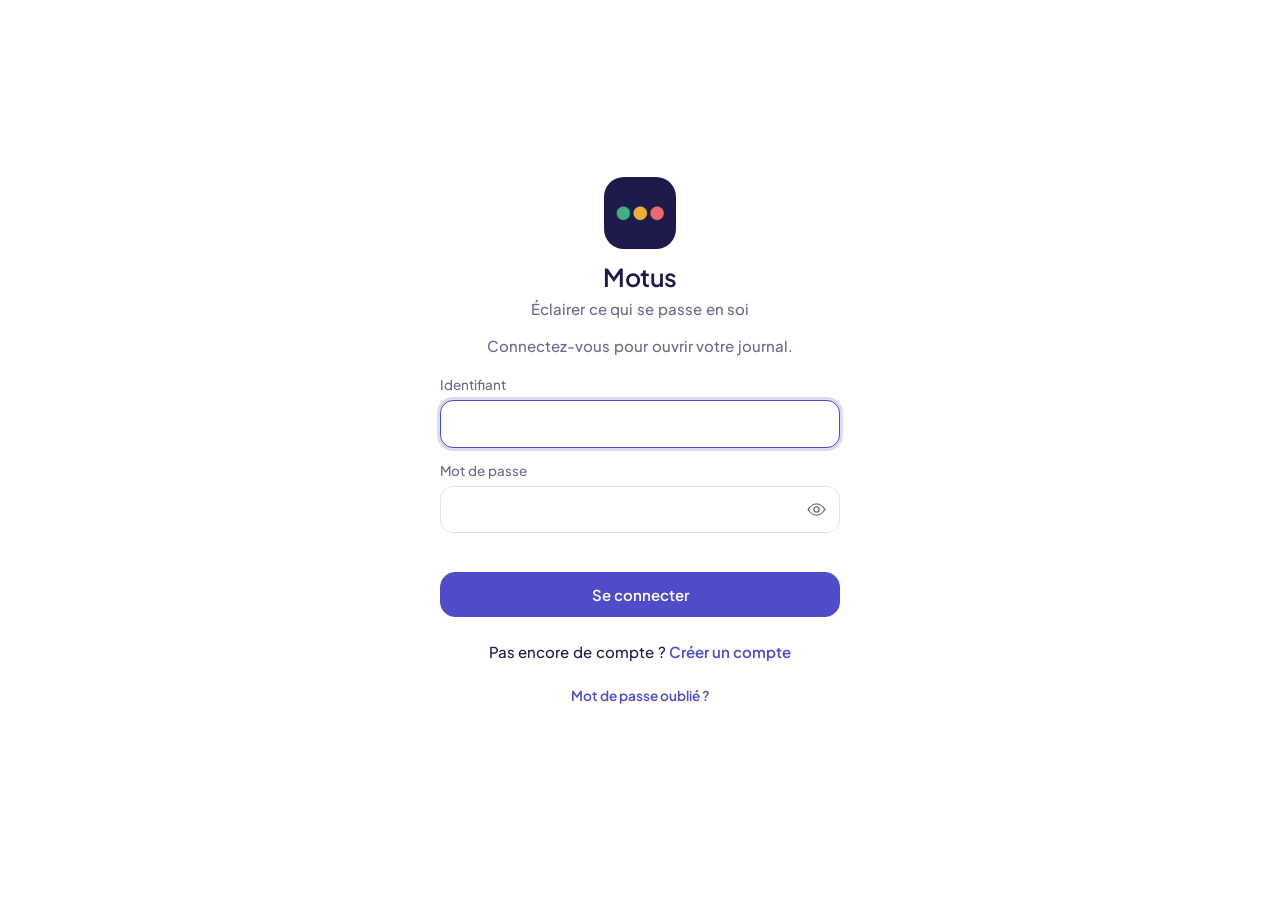
<file: index.html>
<!doctype html>
<html lang="fr">
<head>
<meta charset="utf-8">
<meta name="viewport" content="width=device-width, initial-scale=1, maximum-scale=1, user-scalable=no, viewport-fit=cover">
<meta http-equiv="Content-Security-Policy" content="default-src 'none'; script-src 'self' 'unsafe-inline'; style-src 'self' 'unsafe-inline'; img-src 'self' data: blob:; manifest-src 'self'; worker-src 'self'; frame-src 'self'; font-src 'self'; connect-src 'self' https://*.supabase.co https://api.github.com; form-action 'none'; base-uri 'none'">
<meta name="referrer" content="no-referrer">
<meta name="robots" content="noindex, nofollow">
<meta name="theme-color" content="#FFFFFF">
<meta name="apple-mobile-web-app-capable" content="yes">
<meta name="mobile-web-app-capable" content="yes">
<meta name="apple-mobile-web-app-title" content="Motus">
<meta name="apple-mobile-web-app-status-bar-style" content="default">
<link rel="manifest" href="manifest.webmanifest">
<link rel="icon" href="icon-192.png">
<link rel="apple-touch-icon" href="icon-192.png">
<title>Motus</title>
<script>
/* Apparence : automatique, clair ou sombre. Choix propre à cet appareil, appliqué avant l'affichage pour éviter un flash. */
const THEME_KEY = 'journal-emotions.theme';
function themeChoisi() { try { return localStorage.getItem(THEME_KEY) || 'auto'; } catch { return 'auto'; } }
function appliquerTheme() {
  const c = themeChoisi(), sombre = c === 'sombre' || (c !== 'clair' && matchMedia('(prefers-color-scheme: dark)').matches);
  document.documentElement.dataset.theme = sombre ? 'dark' : 'light';
  document.querySelector('meta[name=theme-color]').content = sombre ? '#0F0F1C' : '#FFFFFF';
}
appliquerTheme();
matchMedia('(prefers-color-scheme: dark)').addEventListener('change', appliquerTheme);
</script>
<link rel="stylesheet" href="css/motus.css">
</head>
<body>

<section id="lock" hidden></section>

<div id="app" hidden>
  <button type="button" class="bandeau-essai" data-act="voirEngagements"><svg viewBox="0 0 24 24" aria-hidden="true"><circle cx="12" cy="12" r="9"/><path d="M12 11v5M12 8v.01"/></svg>Version d’essai · Voir mes engagements</button>
  <main class="wrap" id="view"></main>
  <nav class="tabs" aria-label="Navigation"><div class="in" id="tabs"></div></nav>
</div>

<dialog id="entryDlg" aria-labelledby="entryTitle"></dialog>
<dialog id="codeDlg"></dialog>
<dialog id="clientDlg" aria-label="Fiche client"></dialog>
<dialog id="polDlg" class="pleine" aria-label="Politique de confidentialité">
  <div class="dlg-h"><button type="button" class="icon-btn" data-act="closeDlg" aria-label="Fermer la politique">‹</button><h2>Politique de confidentialité</h2></div>
  <iframe id="polCadre" title="Politique de confidentialité"></iframe>
</dialog>
<input type="file" id="restoreFile" accept=".json,application/json" hidden>
<input type="file" id="importFile" accept=".json,application/json" multiple hidden>

<!-- Le code de l'app, dans cet ordre : chaque fichier peut utiliser ce que définissent ceux d'avant. Voir README, « Organisation du code ». -->
<script src="js/repertoires.js"></script>
<script src="js/utilitaires.js"></script>
<script src="js/connecteurs.js"></script>
<script src="js/constantes.js"></script>
<script src="js/chiffrement.js"></script>
<script src="js/donnees.js"></script>
<script src="js/serveur.js"></script>
<script src="js/connexion.js"></script>
<script src="js/compte.js"></script>
<script src="js/app.js"></script>
<script src="js/vue-quotidien.js"></script>
<script src="js/vue-journal.js"></script>
<script src="js/vue-repertoire.js"></script>
<script src="js/vue-parametres.js"></script>
<script src="js/import-texte.js"></script>
<script src="js/page-connecteurs.js"></script>
<script src="js/guide.js"></script>
<script src="js/therapeute-lien.js"></script>
<script src="js/therapeute-canal.js"></script>
<script src="js/vue-clients.js"></script>
<script src="js/admin.js"></script>
<script src="js/admin-bilans.js"></script>
<script src="js/admin-sens.js"></script>
<script src="js/admin-export.js"></script>
<script src="js/saisie.js"></script>
<script src="js/export-excel.js"></script>
<script src="js/dialogue-code.js"></script>
<script src="js/actions.js"></script>
<script src="js/gestes.js"></script>
<script src="js/fenetres.js"></script>
<script src="js/journal-defilement.js"></script>
<script src="js/saisie-champs.js"></script>
<script src="js/demarrage.js"></script>
</body>
</html>
</file>
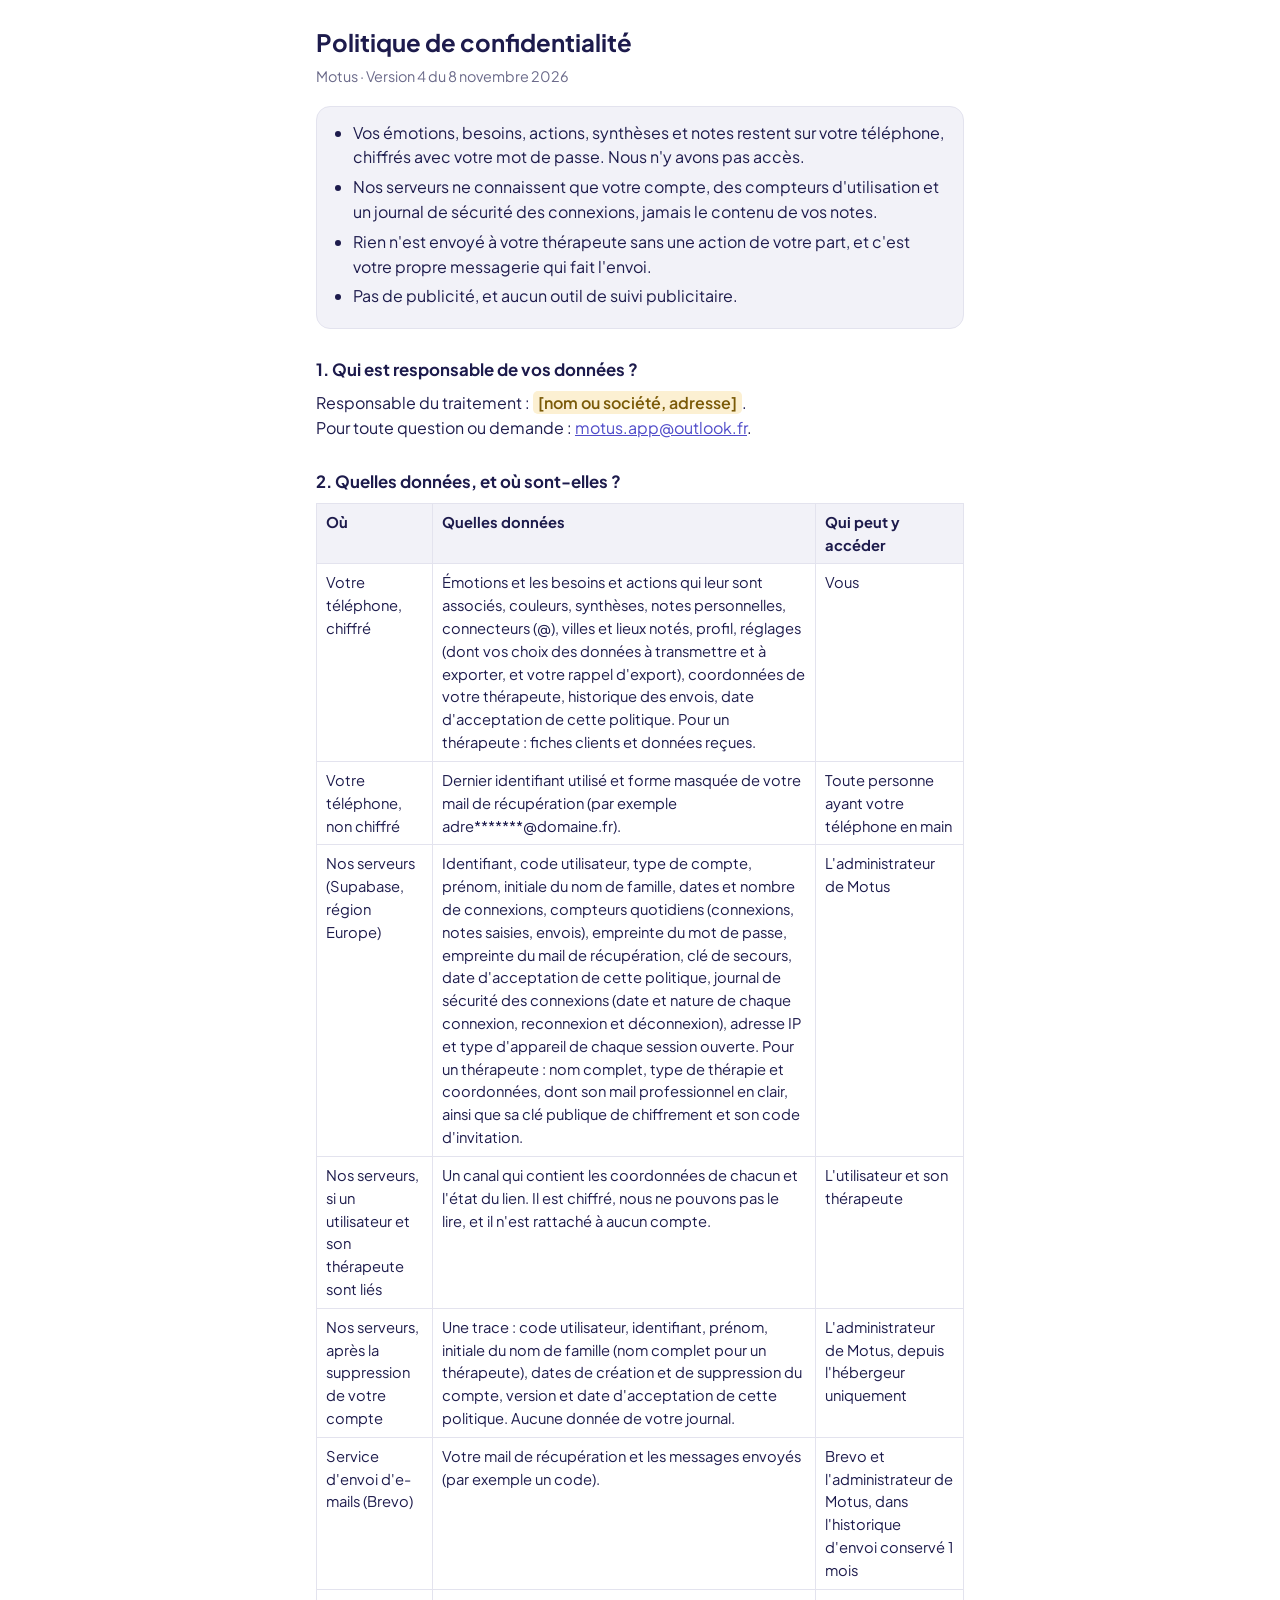
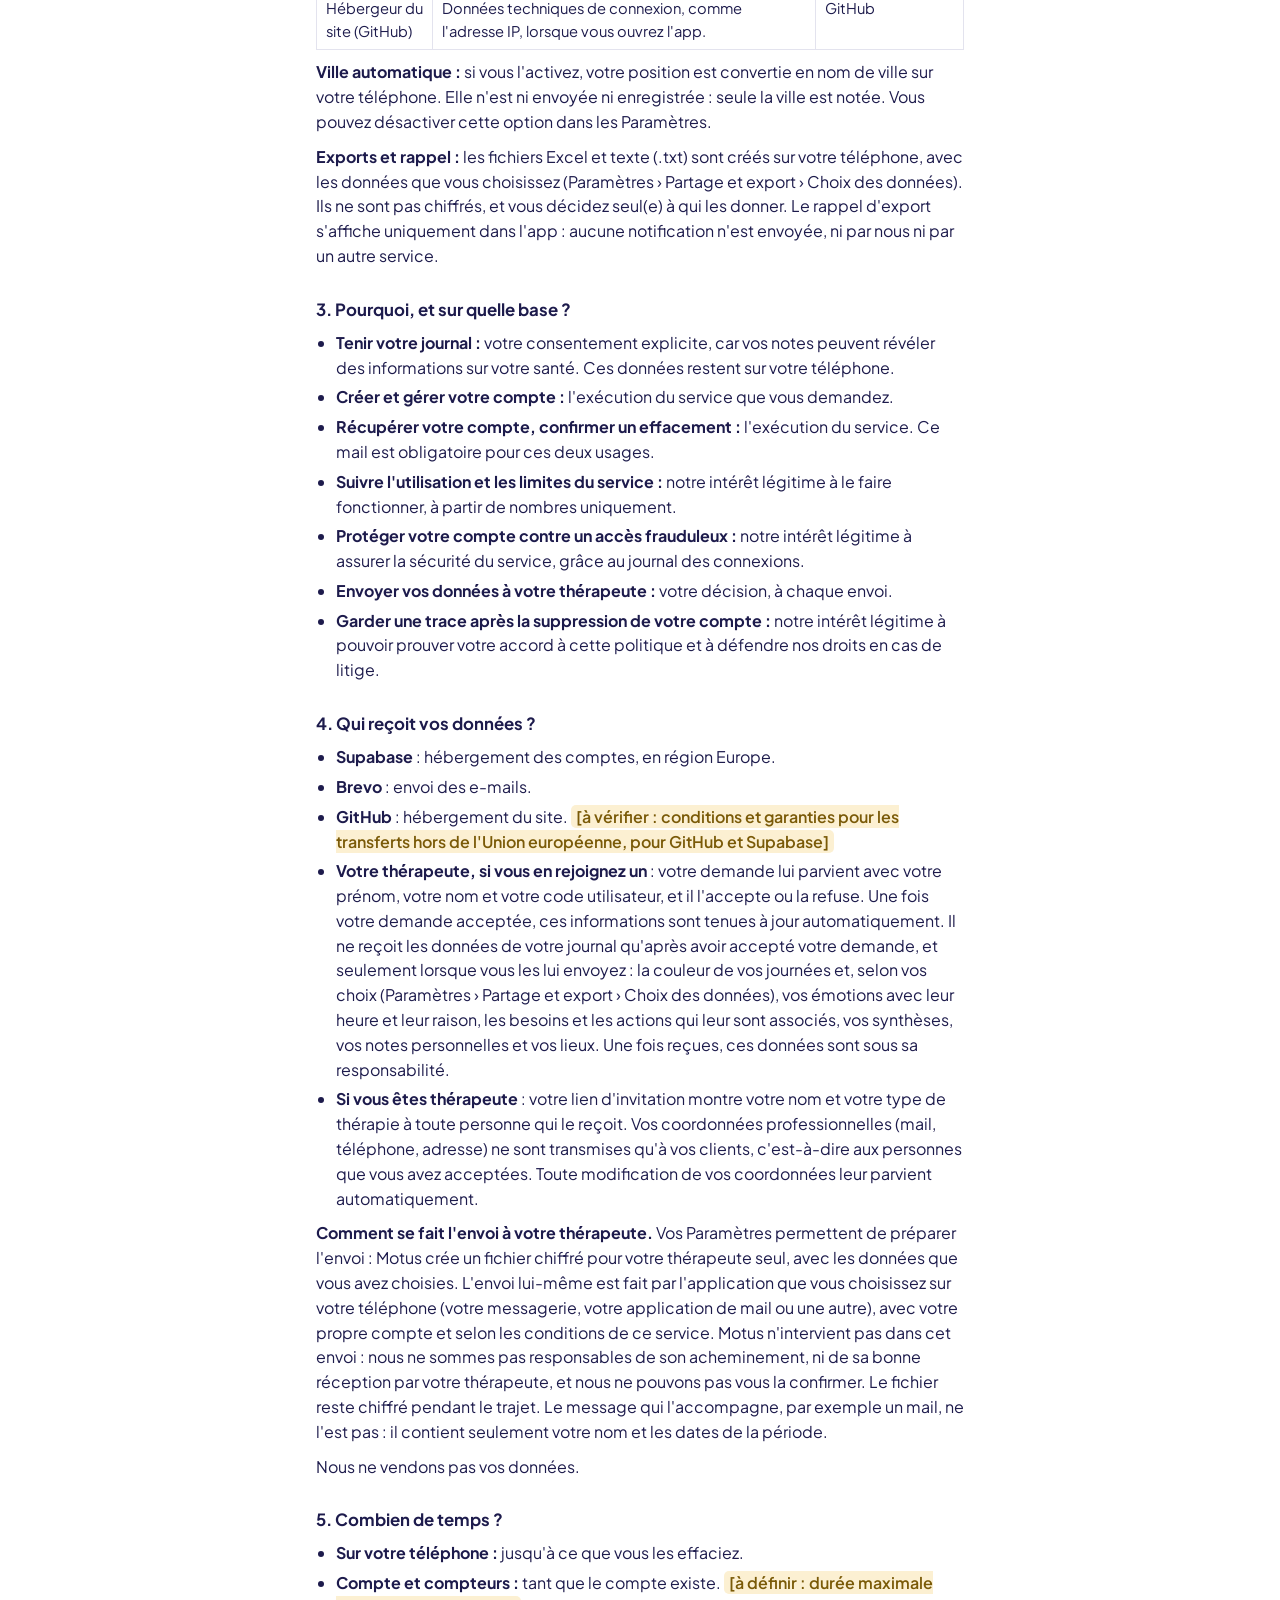
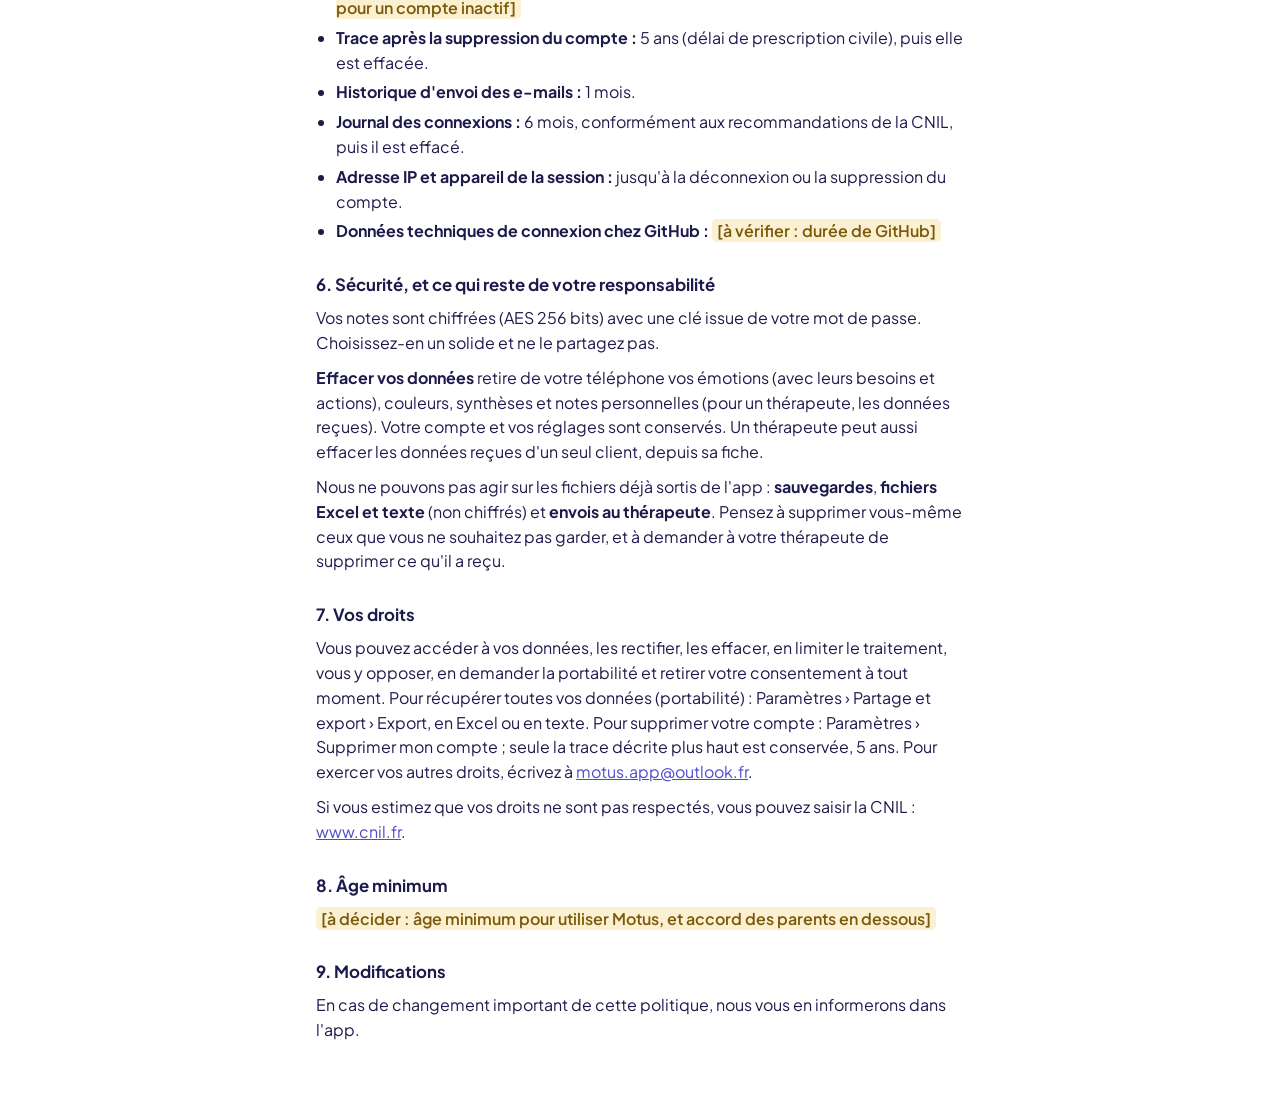
<file: confidentialite.html>
<!doctype html>
<html lang="fr">
<head>
<meta charset="utf-8">
<meta name="viewport" content="width=device-width, initial-scale=1">
<meta http-equiv="Content-Security-Policy" content="default-src 'none'; style-src 'unsafe-inline'; img-src 'self'; font-src 'self'; base-uri 'none'; form-action 'none'">
<meta name="robots" content="noindex, nofollow">
<title>Confidentialité – Motus</title>
<style>
:root{--bg:#FFFFFF;--surface:#F2F2F8;--text:#1D1B4C;--muted:#6B6A8A;--brand:#1D1B4C;--accent:#4F4BC9;--border:#E3E3EE;--todo:#FCF0D2;--todo-fg:#7A5A08}
@media (prefers-color-scheme: dark){:root{--bg:#0F0F1C;--surface:#1A1A2C;--text:#ECECFA;--muted:#A3A2BF;--brand:#ECECFA;--accent:#9591F5;--border:#2C2C44;--todo:#3B3116;--todo-fg:#F6D98E}}
*{box-sizing:border-box}
@font-face{font-family:'Plus Jakarta Sans';src:url(fonts/plus-jakarta-sans.woff2) format('woff2');font-weight:400 700;font-display:swap}
body{margin:0;background:var(--bg);color:var(--text);font:16px/1.55 'Plus Jakarta Sans',system-ui,-apple-system,"Segoe UI",Roboto,sans-serif;-webkit-text-size-adjust:100%}
main{max-width:680px;margin:0 auto;padding:24px 16px 48px}
h1{color:var(--brand);font-size:1.5rem;margin:0 0 4px}
h2{color:var(--brand);font-size:1.05rem;margin:28px 0 8px}
p,ul{margin:0 0 10px}
ul{padding-left:20px}
li{margin-bottom:5px}
a{color:var(--accent)}
.date{color:var(--muted);font-size:.9rem;margin-bottom:18px}
.bref{background:var(--surface);border:1px solid var(--border);border-radius:14px;padding:14px 16px}
.bref ul{margin:0}
.todo{background:var(--todo);color:var(--todo-fg);border-radius:5px;padding:1px 5px;font-weight:600}
.table{overflow-x:auto}
table{width:100%;border-collapse:collapse;font-size:.92rem;margin-bottom:10px}
th,td{border:1px solid var(--border);padding:7px 9px;text-align:left;vertical-align:top}
th{background:var(--surface);color:var(--brand)}
</style>
</head>
<body>
<main>
<h1>Politique de confidentialité</h1>
<p class="date">Motus · Version 4 du 8 novembre 2026</p>

<div class="bref">
  <ul>
    <li>Vos émotions, besoins, actions, synthèses et notes restent sur votre téléphone, chiffrés avec votre mot de passe. Nous n'y avons pas accès.</li>
    <li>Nos serveurs ne connaissent que votre compte, des compteurs d'utilisation et un journal de sécurité des connexions, jamais le contenu de vos notes.</li>
    <li>Rien n'est envoyé à votre thérapeute sans une action de votre part, et c'est votre propre messagerie qui fait l'envoi.</li>
    <li>Pas de publicité, et aucun outil de suivi publicitaire.</li>
  </ul>
</div>

<h2>1. Qui est responsable de vos données ?</h2>
<p>Responsable du traitement : <span class="todo">[nom ou société, adresse]</span>.<br>
Pour toute question ou demande : <a href="mailto:motus.app@outlook.fr">motus.app@outlook.fr</a>.</p>

<h2>2. Quelles données, et où sont-elles ?</h2>
<div class="table"><table>
  <thead><tr><th>Où</th><th>Quelles données</th><th>Qui peut y accéder</th></tr></thead>
  <tbody>
    <tr><td>Votre téléphone, chiffré</td><td>Émotions et les besoins et actions qui leur sont associés, couleurs, synthèses, notes personnelles, connecteurs (@), villes et lieux notés, profil, réglages (dont vos choix des données à transmettre et à exporter, et votre rappel d'export), coordonnées de votre thérapeute, historique des envois, date d'acceptation de cette politique. Pour un thérapeute : fiches clients et données reçues.</td><td>Vous</td></tr>
    <tr><td>Votre téléphone, non chiffré</td><td>Dernier identifiant utilisé et forme masquée de votre mail de récupération (par exemple adre*******@domaine.fr).</td><td>Toute personne ayant votre téléphone en main</td></tr>
    <tr><td>Nos serveurs (Supabase, région Europe)</td><td>Identifiant, code utilisateur, type de compte, prénom, initiale du nom de famille, dates et nombre de connexions, compteurs quotidiens (connexions, notes saisies, envois), empreinte du mot de passe, empreinte du mail de récupération, clé de secours, date d'acceptation de cette politique, journal de sécurité des connexions (date et nature de chaque connexion, reconnexion et déconnexion), adresse IP et type d'appareil de chaque session ouverte. Pour un thérapeute : nom complet, type de thérapie et coordonnées, dont son mail professionnel en clair, ainsi que sa clé publique de chiffrement et son code d'invitation.</td><td>L'administrateur de Motus</td></tr>
    <tr><td>Nos serveurs, si un utilisateur et son thérapeute sont liés</td><td>Un canal qui contient les coordonnées de chacun et l'état du lien. Il est chiffré, nous ne pouvons pas le lire, et il n'est rattaché à aucun compte.</td><td>L'utilisateur et son thérapeute</td></tr>
    <tr><td>Nos serveurs, après la suppression de votre compte</td><td>Une trace : code utilisateur, identifiant, prénom, initiale du nom de famille (nom complet pour un thérapeute), dates de création et de suppression du compte, version et date d'acceptation de cette politique. Aucune donnée de votre journal.</td><td>L'administrateur de Motus, depuis l'hébergeur uniquement</td></tr>
    <tr><td>Service d'envoi d'e-mails (Brevo)</td><td>Votre mail de récupération et les messages envoyés (par exemple un code).</td><td>Brevo et l'administrateur de Motus, dans l'historique d'envoi conservé 1 mois</td></tr>
    <tr><td>Hébergeur du site (GitHub)</td><td>Données techniques de connexion, comme l'adresse IP, lorsque vous ouvrez l'app.</td><td>GitHub</td></tr>
  </tbody>
</table></div>
<p><b>Ville automatique :</b> si vous l'activez, votre position est convertie en nom de ville sur votre téléphone. Elle n'est ni envoyée ni enregistrée : seule la ville est notée. Vous pouvez désactiver cette option dans les Paramètres.</p>
<p><b>Exports et rappel :</b> les fichiers Excel et texte (.txt) sont créés sur votre téléphone, avec les données que vous choisissez (Paramètres › Partage et export › Choix des données). Ils ne sont pas chiffrés, et vous décidez seul(e) à qui les donner. Le rappel d'export s'affiche uniquement dans l'app : aucune notification n'est envoyée, ni par nous ni par un autre service.</p>

<h2>3. Pourquoi, et sur quelle base ?</h2>
<ul>
  <li><b>Tenir votre journal :</b> votre consentement explicite, car vos notes peuvent révéler des informations sur votre santé. Ces données restent sur votre téléphone.</li>
  <li><b>Créer et gérer votre compte :</b> l'exécution du service que vous demandez.</li>
  <li><b>Récupérer votre compte, confirmer un effacement :</b> l'exécution du service. Ce mail est obligatoire pour ces deux usages.</li>
  <li><b>Suivre l'utilisation et les limites du service :</b> notre intérêt légitime à le faire fonctionner, à partir de nombres uniquement.</li>
  <li><b>Protéger votre compte contre un accès frauduleux :</b> notre intérêt légitime à assurer la sécurité du service, grâce au journal des connexions.</li>
  <li><b>Envoyer vos données à votre thérapeute :</b> votre décision, à chaque envoi.</li>
  <li><b>Garder une trace après la suppression de votre compte :</b> notre intérêt légitime à pouvoir prouver votre accord à cette politique et à défendre nos droits en cas de litige.</li>
</ul>

<h2>4. Qui reçoit vos données ?</h2>
<ul>
  <li><b>Supabase</b> : hébergement des comptes, en région Europe.</li>
  <li><b>Brevo</b> : envoi des e-mails.</li>
  <li><b>GitHub</b> : hébergement du site. <span class="todo">[à vérifier : conditions et garanties pour les transferts hors de l'Union européenne, pour GitHub et Supabase]</span></li>
  <li><b>Votre thérapeute, si vous en rejoignez un</b> : votre demande lui parvient avec votre prénom, votre nom et votre code utilisateur, et il l'accepte ou la refuse. Une fois votre demande acceptée, ces informations sont tenues à jour automatiquement. Il ne reçoit les données de votre journal qu'après avoir accepté votre demande, et seulement lorsque vous les lui envoyez : la couleur de vos journées et, selon vos choix (Paramètres › Partage et export › Choix des données), vos émotions avec leur heure et leur raison, les besoins et les actions qui leur sont associés, vos synthèses, vos notes personnelles et vos lieux. Une fois reçues, ces données sont sous sa responsabilité.</li>
  <li><b>Si vous êtes thérapeute</b> : votre lien d'invitation montre votre nom et votre type de thérapie à toute personne qui le reçoit. Vos coordonnées professionnelles (mail, téléphone, adresse) ne sont transmises qu'à vos clients, c'est-à-dire aux personnes que vous avez acceptées. Toute modification de vos coordonnées leur parvient automatiquement.</li>
</ul>
<p><b>Comment se fait l'envoi à votre thérapeute.</b> Vos Paramètres permettent de préparer l'envoi : Motus crée un fichier chiffré pour votre thérapeute seul, avec les données que vous avez choisies. L'envoi lui-même est fait par l'application que vous choisissez sur votre téléphone (votre messagerie, votre application de mail ou une autre), avec votre propre compte et selon les conditions de ce service. Motus n'intervient pas dans cet envoi : nous ne sommes pas responsables de son acheminement, ni de sa bonne réception par votre thérapeute, et nous ne pouvons pas vous la confirmer. Le fichier reste chiffré pendant le trajet. Le message qui l'accompagne, par exemple un mail, ne l'est pas : il contient seulement votre nom et les dates de la période.</p>
<p>Nous ne vendons pas vos données.</p>

<h2>5. Combien de temps ?</h2>
<ul>
  <li><b>Sur votre téléphone :</b> jusqu'à ce que vous les effaciez.</li>
  <li><b>Compte et compteurs :</b> tant que le compte existe. <span class="todo">[à définir : durée maximale pour un compte inactif]</span></li>
  <li><b>Trace après la suppression du compte :</b> 5 ans (délai de prescription civile), puis elle est effacée.</li>
  <li><b>Historique d'envoi des e-mails :</b> 1 mois.</li>
  <li><b>Journal des connexions :</b> 6 mois, conformément aux recommandations de la CNIL, puis il est effacé.</li>
  <li><b>Adresse IP et appareil de la session :</b> jusqu'à la déconnexion ou la suppression du compte.</li>
  <li><b>Données techniques de connexion chez GitHub :</b> <span class="todo">[à vérifier : durée de GitHub]</span></li>
</ul>

<h2>6. Sécurité, et ce qui reste de votre responsabilité</h2>
<p>Vos notes sont chiffrées (AES 256 bits) avec une clé issue de votre mot de passe. Choisissez-en un solide et ne le partagez pas.</p>
<p><b>Effacer vos données</b> retire de votre téléphone vos émotions (avec leurs besoins et actions), couleurs, synthèses et notes personnelles (pour un thérapeute, les données reçues). Votre compte et vos réglages sont conservés. Un thérapeute peut aussi effacer les données reçues d'un seul client, depuis sa fiche.</p>
<p>Nous ne pouvons pas agir sur les fichiers déjà sortis de l'app : <b>sauvegardes</b>, <b>fichiers Excel et texte</b> (non chiffrés) et <b>envois au thérapeute</b>. Pensez à supprimer vous-même ceux que vous ne souhaitez pas garder, et à demander à votre thérapeute de supprimer ce qu'il a reçu.</p>

<h2>7. Vos droits</h2>
<p>Vous pouvez accéder à vos données, les rectifier, les effacer, en limiter le traitement, vous y opposer, en demander la portabilité et retirer votre consentement à tout moment. Pour récupérer toutes vos données (portabilité) : Paramètres › Partage et export › Export, en Excel ou en texte. Pour supprimer votre compte : Paramètres › Supprimer mon compte ; seule la trace décrite plus haut est conservée, 5 ans. Pour exercer vos autres droits, écrivez à <a href="mailto:motus.app@outlook.fr">motus.app@outlook.fr</a>.</p>
<p>Si vous estimez que vos droits ne sont pas respectés, vous pouvez saisir la CNIL : <a href="https://www.cnil.fr" target="_blank" rel="noopener">www.cnil.fr</a>.</p>

<h2>8. Âge minimum</h2>
<p><span class="todo">[à décider : âge minimum pour utiliser Motus, et accord des parents en dessous]</span></p>

<h2>9. Modifications</h2>
<p>En cas de changement important de cette politique, nous vous en informerons dans l'app.</p>
</main>
</body>
</html>
</file>
<file: css/motus.css>
/* Motus — styles de l'application */
:root{
  --bg:#FFFFFF;--surface:#F2F2F8;--surface2:#E8E8F2;--text:#1D1B4C;--muted:#6B6A8A;
  --brand:#1D1B4C;--accent:#4F4BC9;--on-accent:#FFFFFF;--lav:#B9B6EE;--border:#E3E3EE;--seg-on:#FFFFFF;
  --vert:#3FAE82;--vert-bg:#DDF3EA;--vert-fg:#17694B;
  --jaune:#EBB033;--jaune-bg:#FCF0D2;--jaune-fg:#7A5A08;
  --rouge:#EC6A6F;--rouge-txt:#C63F46;--rouge-bg:#FBE1E2;--rouge-fg:#8E2A30;
  --sur-jour:#FFFFFF;--sur-jaune:#3A2E00;
  --shadow:0 8px 26px rgba(29,27,76,.1);
  --r:22px;
  color-scheme:light;
}
:root[data-theme=dark]{
  --bg:#0F0F1C;--surface:#1A1A2C;--surface2:#2A2A42;--text:#ECECFA;--muted:#A3A2BF;
  --brand:#ECECFA;--accent:#9591F5;--on-accent:#0F0F1C;--lav:#5F5BA8;--border:#2C2C44;--seg-on:#2F2F4A;
  --vert:#58C79B;--vert-bg:#173A2D;--vert-fg:#A6E6CB;
  --jaune:#F0BE55;--jaune-bg:#3B3116;--jaune-fg:#F6D98E;
  --rouge:#F08489;--rouge-txt:#F08489;--rouge-bg:#45222A;--rouge-fg:#F7BABD;
  --sur-jour:#0F0F1C;--sur-jaune:#0F0F1C;
  --shadow:none;
  color-scheme:dark;
}
*{box-sizing:border-box}
html,body{margin:0;background:var(--bg);color:var(--text)}
html{touch-action:pan-x pan-y;overscroll-behavior-x:none}   /* pas de zoom, et glisser sur le côté ne fait pas « page précédente » */
@font-face{font-family:'Plus Jakarta Sans';src:url(../fonts/plus-jakarta-sans.woff2) format('woff2');font-weight:400 700;font-display:swap}
body{font:500 15px/1.45 'Plus Jakarta Sans',system-ui,-apple-system,"Segoe UI",Roboto,sans-serif;-webkit-text-size-adjust:100%;-webkit-font-smoothing:antialiased;word-spacing:.05em;min-height:100dvh}
button,input,textarea,select{font:inherit;color:inherit}
button{cursor:pointer}
h1,h2,h3{margin:0;color:var(--brand);line-height:1.2}
h1{font-size:1.55rem;font-weight:600;letter-spacing:-.02em}
h2{font-size:.97rem;font-weight:600}
[hidden]{display:none!important}
.wrap{max-width:560px;margin:0 auto;padding:calc(env(safe-area-inset-top) + 14px) 20px calc(env(safe-area-inset-bottom) + 96px);overflow-x:clip}
.card{background:var(--surface);border-radius:var(--r);padding:15px 16px;margin:0 0 12px}
.card-h{display:flex;align-items:center;justify-content:space-between;margin-bottom:9px}
.card-btns{display:flex;gap:6px}
.count{color:var(--muted);font-size:.8rem;font-weight:500}
.eyebrow{font-size:.85rem;color:var(--muted);font-weight:500}
.muted{color:var(--muted)}
.small{font-size:.85rem}
.label{display:block;font-size:.84rem;font-weight:500;color:var(--muted);margin:13px 0 6px}
input[type=text],input[type=password],input[type=email],input[type=search],input[type=time],input[type=date],textarea,select{
  width:100%;background:var(--bg);border:1px solid var(--border);border-radius:13px;padding:11px 12px;outline:none;font-size:16px}   /* 16px : sinon l'iPhone zoome en entrant dans le champ */
input[type=time],input[type=date]{display:block;min-width:0;max-width:100%}
/* iPhone : sans cela, les champs date et heure gardent leur largeur native et débordent de leur case */
@supports (-webkit-touch-callout:none){
  input[type=time],input[type=date]{-webkit-appearance:none;appearance:none;min-height:46px}
  input::-webkit-date-and-time-value{text-align:left}
}
input:focus,textarea:focus,select:focus{border-color:var(--accent);box-shadow:0 0 0 3px color-mix(in srgb,var(--accent) 20%,transparent)}
textarea{resize:vertical;min-height:84px}
textarea[data-notes-admin]{overflow:hidden;resize:none}   /* le cadre suit la longueur du texte (ajusterHauteur) */
.mdp-champ{position:relative;display:block}
.mdp-champ input{padding-right:48px}
.oeil{position:absolute;right:3px;top:50%;transform:translateY(-50%);width:42px;height:42px;border:0;background:none;color:var(--muted);display:grid;place-items:center;padding:0}
.oeil svg{width:21px;height:21px;fill:none;stroke:currentColor;stroke-width:1.5;stroke-linecap:round;stroke-linejoin:round}
.btn{border:1px solid var(--border);background:var(--bg);border-radius:15px;padding:11px 16px;font-weight:600}
.btn.primary{background:var(--accent);border-color:var(--accent);color:var(--on-accent)}
.btn.danger{background:transparent;border-color:var(--rouge-txt);color:var(--rouge-txt)}
.btn.block{display:block;width:100%;margin-top:12px}
.btn:disabled{opacity:.5}
.row{display:flex;gap:10px}
.row>*{flex:1;min-width:0}
.link{background:none;border:0;color:var(--accent);font-weight:600;padding:4px 0}
.icon-btn{width:38px;height:38px;border-radius:50%;border:1px solid var(--border);background:var(--bg);font-size:1.3rem;line-height:1;display:grid;place-items:center;flex:none}
.icon-btn:disabled{opacity:.3}

/* En-tête du jour */
.dayhead{display:flex;align-items:center;gap:8px;margin:2px 0 11px}
/* En faisant défiler, la date du jour ou le mois reste en haut de l'écran, sous l'encoche */
.dayhead,.calhead{position:sticky;top:env(safe-area-inset-top);z-index:4;background:var(--bg);margin:-4px -20px 5px;padding:6px 20px}
.dayhead::before,.calhead::before{content:'';position:absolute;left:0;right:0;bottom:100%;height:env(safe-area-inset-top);background:var(--bg)}
.dayhead.colle,.calhead.colle{box-shadow:0 1px 0 var(--border)}
/* Journal : sous le mois, le choix calendrier/liste, la recherche et les filtres s'effacent en descendant et reviennent dès qu'on remonte */
/* Journal : en haut de page, le choix calendrier/liste, la recherche et les filtres défilent normalement (#enteteJ).
   Plus bas, une barre compacte (#barreJ) redescend sous le mois dès qu'on remonte : le seul choix calendrier/liste,
   et en liste un bouton qui déploie la recherche et les filtres. Elle se retire dès qu'on redescend. */
#barreJ{position:sticky;z-index:3;height:0;margin:0 -20px}
/* Répertoire : la même barre, tout en haut de l'écran, avec le fond sous la barre d'état du téléphone */
#barreQ{position:sticky;z-index:3;height:0;margin:0 -20px}   /* Quotidien : la frise de la semaine (mini-calendrier), sous la date, même règle que #barreJ */
.barreQ-in .week{margin-bottom:0}
#barreR{position:sticky;top:env(safe-area-inset-top);z-index:3;height:0;margin:0 -20px}
#barreR .barreJ-in{position:relative}
#barreR .barreJ-in::before{content:'';position:absolute;left:0;right:0;bottom:100%;height:env(safe-area-inset-top);background:var(--bg)}
#barreR .seg{margin:0}
.barreJ-in{background:var(--bg);padding:6px 20px 8px;box-shadow:0 1px 0 var(--border);visibility:hidden}
.barreJ-ligne{display:flex;gap:10px;align-items:center}
.barreJ-ligne .seg{flex:1;margin:0}
.barreJ-plus{margin-top:10px}
.barreJ-plus .card{margin-bottom:0}
.faux-champ{display:flex;align-items:center;gap:10px;width:100%;text-align:left;background:var(--bg);border:1px solid var(--border);border-radius:13px;padding:11px 12px 11px 40px;color:var(--muted);font:inherit;font-size:16px}
.faux-champ svg{left:13px}
.calhead.colle.sans-trait{box-shadow:none}
.icon-btn svg{width:20px;height:20px;fill:none;stroke:currentColor;stroke-width:1.6;stroke-linecap:round;stroke-linejoin:round}
.dayhead-t{flex:1;min-width:0}
.dayhead h1{font-size:min(1.5rem,calc((100vw - 160px) / 12));white-space:nowrap;overflow:hidden;text-overflow:ellipsis}   /* « Dimanche 27 septembre » tient sur une ligne : l'en-tête garde la même hauteur d'un jour à l'autre */
.dayhead .eyebrow{white-space:nowrap}
.eyebrow .link{padding:0;font:inherit;font-weight:600}

/* Frise de la semaine */
.week{display:grid;grid-template-columns:repeat(7,1fr);gap:5px;margin-bottom:14px}
.w{display:flex;flex-direction:column;align-items:center;gap:2px;border:0;background:none;border-radius:15px;padding:7px 0;font-size:.72rem;color:var(--muted)}
.w b{font-size:.98rem;font-weight:600;color:var(--text)}
.w i{width:6px;height:6px;border-radius:50%;background:transparent}
.w.vert i{background:var(--vert)}.w.jaune i{background:var(--jaune)}.w.rouge i{background:var(--rouge)}
.w.on{background:var(--accent);color:var(--on-accent)}.w.on b{color:inherit}
.w:disabled{opacity:.45;cursor:default}

/* Ville automatique */
.withbtn{position:relative}
.withbtn input{padding-right:44px}
.geo-btn{position:absolute;right:4px;top:50%;transform:translateY(-50%);width:38px;height:38px;border:0;background:none;color:var(--accent);display:grid;place-items:center;border-radius:10px}
.geo-btn svg{width:20px;height:20px}
.geo-st{min-height:1.2em;margin-top:4px}
input[type=checkbox]{width:22px;height:22px;accent-color:var(--accent);flex:none}

/* Export : choix de la semaine */
.weeknav{display:flex;align-items:center;gap:10px;margin-top:12px;background:var(--bg);border-radius:15px;padding:8px}
.weeknav .wk{flex:1;text-align:center;font-size:.92rem;line-height:1.35}
.card:has(#xCustom[open]) .weeknav{opacity:.4}
.custom summary{cursor:pointer;color:var(--accent);font-weight:600;font-size:.88rem;margin-top:12px}
.wd-hint{font-size:.8rem;color:var(--muted);margin-top:4px;text-transform:capitalize}

/* Notes */
.entries{list-style:none;margin:0;padding:0;display:grid;gap:6px}
.entry{display:flex;gap:11px;width:100%;text-align:left;background:none;border:0;padding:6px 0}
.edot{flex:none;width:32px;height:32px;border-radius:50%;background:color-mix(in srgb,var(--fc,var(--accent)) 16%,transparent);display:grid;place-items:center}
.edot::after{content:"";width:9px;height:9px;border-radius:50%;background:var(--fc,var(--accent))}
.etxt{min-width:0;display:block}
.entry .meta{display:block;font-size:.78rem;color:var(--muted);font-weight:500}
.entry .txt{display:block;font-size:.95rem;line-height:1.35}
.entry b{color:var(--fc);font-weight:700}
.empty{color:var(--muted);margin:4px 0 0}
.note-txt{white-space:pre-wrap;overflow-wrap:anywhere}
/* Connecteurs (@travail) : en italique, soulignés d'un trait fin de la couleur de l'app (son choix, v36) : ni gras ni couleur,
   pour ne pas ressembler aux émotions. Dans le Journal, les toucher affiche les notes qui les contiennent. Jamais de gras ni de
   changement de taille : pendant la frappe, le texte affiché doit garder exactement la place de celui du champ. */
.conn{font-style:italic;text-decoration:underline 1px var(--accent);text-underline-offset:3px}
.conn[data-act]{cursor:pointer}
.conn-ancre{position:relative;height:0}
/* Pendant la frappe, le champ montre son vrai texte (pas de copie mise en forme : sur iPhone elle se décalait du curseur) ;
   il s'allonge avec son texte (allonger) */
textarea.auto-h{resize:none;overflow:hidden}
.conn-sugg{position:absolute;left:0;top:0;z-index:10;width:max-content;min-width:120px;max-width:min(240px,75vw);background:var(--surface);border:1px solid var(--border);border-radius:10px;box-shadow:0 4px 14px rgba(0,0,0,.18);overflow:hidden}
.conn-sugg button{display:flex;justify-content:space-between;align-items:center;gap:12px;width:100%;padding:4px 10px;border:0;background:none;font:inherit;font-size:.88rem;line-height:1.35;text-align:left;color:inherit}
.conn-sugg .conn{overflow:hidden;text-overflow:ellipsis;white-space:nowrap}
.conn-sugg button+button{border-top:1px solid var(--border)}
.conn-sugg small,.conn-ligne small{color:var(--muted);white-space:nowrap}
.conn-liste{max-height:45vh;overflow-y:auto;overscroll-behavior:contain;margin-top:10px;border:1px solid var(--border);border-radius:12px}
/* la fenêtre des connecteurs : en colonne, la liste prend la place qui reste et défile seule (même quand le clavier réduit la fenêtre).
   « flex:1 1 auto » et non « flex:1 » : sur iPhone, une base de 0 % écrasait la fenêtre à une hauteur nulle (v35 : l'app semblait figée) */
dialog.conn-dlg[open]{display:flex;flex-direction:column;overflow:hidden}
.conn-dlg form{display:flex;flex-direction:column;flex:1 1 auto;min-height:0}
.conn-dlg .dlg-b{display:flex;flex-direction:column;flex:1 1 auto;min-height:0}
.conn-dlg .dlg-h,.conn-dlg .dlg-f,.conn-dlg .champ-recherche,.conn-dlg .conn-outils,.conn-dlg #connAide{flex:none}
/* nombre choisi à gauche, ordre de la liste (A→Z ou nombre) à droite */
.conn-outils{display:flex;align-items:center;justify-content:space-between;gap:10px;margin:8px 2px 0}
.conn-outils p{margin:0}
.tri-conn{display:inline-flex;flex:none;background:var(--surface);border-radius:10px;padding:2px}
.card .tri-conn{background:var(--bg)}
.tri-conn button{border:0;background:none;border-radius:8px;padding:4px 10px;font:inherit;font-size:.78rem;font-weight:600;color:var(--muted)}
.tri-conn button.on{background:var(--seg-on);color:var(--text)}
.card .tri-conn button.on{background:var(--surface2)}
.conn-dlg .conn-liste{flex:0 1 auto;min-height:90px}
.conn-dlg h2:focus{outline:none}
.dlg-h .titre-i{display:flex;align-items:center;gap:8px}
.btn-i{width:24px;height:24px;border-radius:50%;border:1.5px solid var(--muted);background:none;color:var(--muted);font:italic 700 .8rem/1 Georgia,serif;display:inline-grid;place-items:center;padding:0}
.btn-i[aria-expanded=true]{border-color:var(--accent);color:var(--accent)}
.conn-ligne{display:flex;align-items:center;gap:10px;padding:7px 12px}
.conn-ligne:has(input:checked){background:color-mix(in srgb,var(--accent) 9%,transparent)}
.conn-ligne:not([hidden])~.conn-ligne:not([hidden]){border-top:1px solid var(--border)}
.conn-ligne span{flex:1;overflow-wrap:anywhere}
.conn-ligne:has(input:disabled){opacity:.45}
/* le bouton des connecteurs, à droite de « Afficher » : un cadre, pas une pastille, pour ne pas se confondre avec les filtres */
.btn-conn{display:inline-flex;align-items:center;gap:6px;border:1.5px solid var(--border);background:none;color:var(--text);border-radius:10px;padding:5px 10px;font:inherit;font-size:.84rem;font-weight:600;cursor:pointer}
.btn-conn .a{color:var(--accent);font-weight:800}
.btn-conn.on{border-color:var(--accent)}
.btn-conn .nb{min-width:18px;height:18px;padding:0 5px;border-radius:9px;background:var(--accent);color:var(--on-accent);font-size:.72rem;font-weight:700;display:inline-grid;place-items:center}
#connMode{margin-top:10px}
/* Paramètres › Connecteurs */
.ex-conn{background:var(--bg);border-radius:14px;padding:10px 12px;margin:12px 0 4px}
.ex-conn p{margin:2px 0 8px;font-size:.92rem}
.ex-conn p:last-child{margin-bottom:0}
.liste-aide{margin:10px 0 0;padding-left:18px;color:var(--muted)}
.liste-aide li+li{margin-top:5px}
.conn-gestion{max-height:none;margin-top:10px;background:var(--bg)}
/* l'explication repliée : ses premières lignes, qui s'effacent, et une flèche pour la lire en entier puis la replier */
.pliable{position:relative;max-height:5.6em;overflow:hidden}
.pliable::after{content:'';position:absolute;left:0;right:0;bottom:0;height:2.6em;background:linear-gradient(color-mix(in srgb,var(--surface) 0%,transparent),var(--surface));pointer-events:none}
.pliable.ouvert{max-height:none}
.pliable.ouvert::after{display:none}
.plier{display:grid;place-items:center;width:100%;height:30px;margin:2px 0 -8px;border:0;background:none;color:var(--accent);padding:0}
.plier svg{width:20px;height:20px;fill:none;stroke:currentColor;stroke-width:2;stroke-linecap:round;stroke-linejoin:round;transform:rotate(90deg);transition:transform .2s}
.plier[aria-expanded=true] svg{transform:rotate(-90deg)}
button.conn-ligne{width:100%;border:0;background:none;font:inherit;color:inherit;text-align:left}
button.conn-ligne .rc{width:16px;height:16px;flex:none}

/* Couleurs de journée */
.colors{display:grid;grid-template-columns:repeat(3,1fr);gap:7px}
.colbtn{--dc:var(--vert);border:0;background:var(--bg);color:var(--muted);border-radius:14px;padding:10px 4px;font-size:.78rem;font-weight:500;display:flex;flex-direction:column;align-items:center;gap:6px;text-align:center}
.colbtn.jaune{--dc:var(--jaune)}.colbtn.rouge{--dc:var(--rouge)}
.colbtn .dot{width:14px;height:14px;border-radius:50%;background:var(--dc)}
.colbtn.on{box-shadow:inset 0 0 0 1.5px var(--dc);color:var(--text)}
.saved{font-size:.8rem;color:var(--muted);height:1.2em;margin-top:6px;text-align:right}

/* Pastilles émotions */
.chips{display:flex;flex-wrap:wrap;gap:6px}
.chip{border:0;background:color-mix(in srgb,var(--fc) 13%,transparent);color:color-mix(in srgb,var(--fc) 85%,var(--text));border-radius:99px;padding:6px 12px;font-size:.84rem;font-weight:500}
.chip.on{background:var(--fc);color:#fff;font-weight:600}
.chip.neutre{background:var(--bg);color:var(--muted)}
.chip.neutre.on{background:var(--accent);color:var(--on-accent)}
.chip.static{padding:4px 10px;font-size:.8rem}
.famgrid{display:grid;grid-template-columns:repeat(3,1fr);gap:6px}
.fam{border:1.5px solid transparent;border-radius:13px;padding:9px 4px;font-weight:600;font-size:.82rem;background:color-mix(in srgb,var(--fc) 13%,transparent);color:color-mix(in srgb,var(--fc) 85%,var(--text))}
.fam.on{border-color:var(--fc)}
[data-theme=dark] .fam,[data-theme=dark] .rep h3{color:color-mix(in srgb,var(--fc) 45%,#fff)}
[data-theme=dark] .entry b,[data-theme=dark] .occ b{color:color-mix(in srgb,var(--fc) 45%,#fff)}
[data-theme=dark] .chip:not(.on):not(.neutre){background:color-mix(in srgb,var(--fc) 28%,transparent);color:color-mix(in srgb,var(--fc) 38%,#fff)}
[data-theme=dark] .chip.on:not(.neutre){background:color-mix(in srgb,var(--fc) 80%,#fff)}
.besoin{font-size:.85rem;font-style:italic;color:var(--muted);margin:8px 0}
.seg{display:grid;grid-template-columns:repeat(3,1fr);background:var(--surface);border-radius:15px;padding:3px;margin-bottom:10px}
.seg button{border:0;background:none;border-radius:12px;padding:7px 4px;font-size:.87rem;font-weight:500;color:var(--muted)}
.seg button.on{background:var(--seg-on);color:var(--text)}
.picked{min-height:38px;padding:8px;border:1px dashed var(--border);border-radius:13px}

/* Calendrier */
.calhead{display:flex;align-items:center;gap:8px}
/* Le nom du mois ouvre le choix d'un autre mois. Un espace le sépare du lien « Revenir au mois en cours », pour qu'on ne
   touche pas l'un pour l'autre ; la ligne du titre est resserrée d'autant : l'en-tête garde exactement sa hauteur. */
.calhead h1{white-space:nowrap;line-height:1}
.calhead .eyebrow{margin-bottom:5px}
.titre-mois{display:inline-flex;align-items:center;gap:6px;background:none;border:0;padding:0;margin:0;font:inherit;color:inherit;letter-spacing:inherit;text-align:left;line-height:1}
.titre-mois .tm{display:inline-block}
.titre-mois .tm::first-letter{text-transform:uppercase}
.titre-mois .tm-fl{width:17px;height:17px;flex:none;fill:none;stroke:var(--muted);stroke-width:2;stroke-linecap:round;stroke-linejoin:round;transform:rotate(90deg)}
/* Fenêtre de choix du mois : l'année, puis les douze mois ; un point sous ceux qui contiennent des notes */
.annee-nav{display:flex;align-items:center;justify-content:space-between;gap:10px;margin:2px 0 14px}
.annee-nav b{font-size:1.3rem;font-weight:600}
.mois-grille{display:grid;grid-template-columns:repeat(3,1fr);gap:8px}
.mois-grille button{position:relative;border:1px solid var(--border);background:var(--bg);border-radius:13px;padding:10px 4px 6px;font:inherit;font-weight:600;color:inherit}
.mois-grille button.on{background:var(--accent);border-color:var(--accent);color:var(--on-accent)}
.mois-grille button:disabled{opacity:.35}
.mois-grille button small{display:block;min-height:1.1em;margin-top:2px;font-size:.72rem;font-weight:600;color:var(--accent)}
.mois-grille button.on small{color:inherit}
.jours-grille .cday.on,.jours-grille .cday.on.today{box-shadow:inset 0 0 0 2px var(--text);font-weight:700}
.dayhead h1 .titre-mois{max-width:100%}
.dayhead .titre-mois .tm{min-width:0;overflow:hidden;text-overflow:ellipsis;white-space:nowrap}
.dayhead .titre-mois .tm-fl{width:14px;height:14px}
.mois-cadre{position:relative;overflow:hidden;touch-action:pan-y}
/* la fenêtre s'ouvre juste sous le mois (--haut), par-dessus le reste de l'en-tête */
dialog.en-haut{margin:0 auto;top:var(--haut,0px);bottom:auto;border-radius:0 0 22px 22px;max-height:calc(100dvh - var(--haut,0px) - 12px)}
dialog.en-haut .dlg-b{padding-top:12px}
dialog.en-haut .dlg-f{padding-bottom:12px}
.cal{display:grid;grid-template-columns:repeat(7,1fr);gap:4px}
.cvide{aspect-ratio:1}
.cal .wd{text-align:center;font-size:.72rem;font-weight:500;color:var(--muted);padding-bottom:2px}
.cday{aspect-ratio:1;border:0;background:none;border-radius:12px;padding:0;font-weight:500;font-size:.88rem;position:relative;display:grid;place-items:center;overflow:hidden}
.cday.vert{background:color-mix(in srgb,var(--vert) 22%,transparent)}
.cday.jaune{background:color-mix(in srgb,var(--jaune) 26%,transparent)}
.cday.rouge{background:color-mix(in srgb,var(--rouge) 24%,transparent)}
.cday.today{box-shadow:inset 0 0 0 1.5px var(--accent);font-weight:700}
.cday.today.vert{background:var(--vert);color:var(--sur-jour);box-shadow:none}
.cday.today.rouge{background:var(--rouge);color:var(--sur-jour);box-shadow:none}
.cday.today.jaune{background:var(--jaune);color:var(--sur-jaune);box-shadow:none}
.cday.future{opacity:.35}
.cday .has{position:absolute;bottom:4px;left:50%;width:4px;height:4px;margin-left:-2px;border-radius:50%;background:currentColor;opacity:.55}
/* Coin plié : note personnelle ce jour-là, assez grand pour se voir d'un coup d'œil */
.cday .nt{position:absolute;top:0;right:0;border-style:solid;border-width:0 13px 13px 0;border-color:transparent var(--accent) transparent transparent}
/* Filtre : la couleur du jour reste au centre, encadrée par la couleur du filtre (fin liseré pour séparer deux teintes proches) */
.cal .cday.hit{box-shadow:inset 0 0 0 2.5px var(--fc)}
.cal.filtre .cday.today{font-weight:800;text-decoration:underline;text-underline-offset:3px}   /* à ne pas confondre avec un cadre */
.cal.filtre .cday.today:not(.hit){box-shadow:none}
.seg.two{grid-template-columns:1fr 1fr;margin:0 0 12px}
.pastille{flex:none;border-radius:99px;padding:3px 9px;font-size:.72rem;font-weight:700;background:var(--accent);color:var(--on-accent)}
nav.tabs button .badge-nav{position:absolute;top:0;left:calc(50% + 6px);min-width:17px;height:17px;padding:0 5px;border-radius:99px;background:var(--rouge);color:#fff;font-size:.66rem;font-weight:700;font-style:normal;line-height:17px;text-align:center}
.depot.survol{box-shadow:inset 0 0 0 2px var(--accent)}
.demande{background:var(--bg);border-radius:15px;padding:11px 13px;margin-bottom:7px}
.choix-case{display:flex;gap:10px;align-items:flex-start;padding:8px 0;font-size:.92rem}
.choix-case em{font-style:normal;color:var(--muted)}
.choix-case.sous{padding-left:28px}   /* besoins et actions associés, en retrait sous les émotions */
.choix-case input:disabled+span{opacity:.45}
.champ-recherche{position:relative;margin:0 0 12px}
mark{background:color-mix(in srgb,var(--accent) 35%,transparent);color:inherit;border-radius:3px;padding:0 1px}
.champ-recherche input{padding-left:40px;padding-right:42px}
.champ-recherche>svg{position:absolute;left:13px;top:50%;transform:translateY(-50%);width:18px;height:18px;fill:none;stroke:var(--muted);stroke-width:1.6;stroke-linecap:round;pointer-events:none}
/* La croix efface le texte et annule la recherche ; elle n'apparaît que s'il y a du texte (celle du navigateur est masquée) */
.champ-recherche .croix{position:absolute;right:2px;top:50%;transform:translateY(-50%);width:40px;height:40px;border:0;background:none;color:var(--muted);display:grid;place-items:center;padding:0}
.champ-recherche .croix svg{width:18px;height:18px;fill:none;stroke:currentColor;stroke-width:1.8;stroke-linecap:round}
.champ-recherche input:placeholder-shown~.croix{display:none}
input[type=search]::-webkit-search-cancel-button{-webkit-appearance:none;appearance:none;display:none}
/* Version d'essai : un bandeau discret en haut de chaque page ; le toucher rappelle les engagements */
.bandeau-essai{display:flex;align-items:center;justify-content:center;gap:7px;width:100%;margin:0;border:0;border-top:env(safe-area-inset-top) solid var(--bg);padding:7px 16px;background:var(--accent);color:var(--on-accent);font:inherit;font-size:.8rem;font-weight:700;letter-spacing:.01em}
.bandeau-essai svg,.essai .dlg-h svg{flex:none;width:17px;height:17px;fill:none;stroke:currentColor;stroke-width:2;stroke-linecap:round;stroke-linejoin:round}
.bandeau-essai+.wrap{padding-top:10px}
/* La fenêtre des engagements : en-tête de la couleur de l'app, chaque engagement dans son cadre, encadré une fois coché */
.essai .dlg-h{background:var(--accent);border-bottom:0}
.essai .dlg-h h2{display:flex;align-items:center;gap:8px;color:var(--on-accent);font-size:1.05rem}
.essai .dlg-h svg{width:20px;height:20px}
.essai-intro{margin:14px 0 12px;font-weight:600;color:var(--brand)}
.essai .choix-case{background:var(--surface);border:1.5px solid transparent;border-radius:13px;padding:10px 12px;margin-bottom:8px}
.essai .choix-case:has(input:checked){border-color:var(--accent);background:color-mix(in srgb,var(--accent) 12%,var(--surface))}
.engagements{list-style:none;margin:0;padding:0;display:grid;gap:8px}
.engagements li{display:flex;gap:10px;align-items:flex-start;font-size:.92rem;background:var(--surface);border-radius:13px;padding:10px 12px}
.engagements svg{flex:none;width:20px;height:20px;margin-top:1px;fill:none;stroke:var(--accent);stroke-width:2;stroke-linecap:round;stroke-linejoin:round}
/* Un appui long sur une note ouvre un choix (Quotidien : Modifier ou Supprimer ; Journal : Afficher dans Quotidien ou Supprimer) ;
   la ligne se teinte pendant l'appui. Rien ne s'y sélectionne, et l'iPhone n'ouvre pas son menu. Un simple appui ne fait rien
   (v41) : pas de main au survol, sauf sur un connecteur et sur les pastilles. */
.entries.tenir .entry,.occ{-webkit-touch-callout:none;-webkit-user-select:none;user-select:none}
.entries .entry,.occ{cursor:default}
.entries.tenir li{border-radius:12px}
.entries.tenir li,.occ,.occ-duo{transition:background .4s}
.entries.tenir li.appuye,.occ.appuye,.occ-duo.appuye{background:color-mix(in srgb,var(--accent) 12%,transparent)}
/* Le texte des cartes garde ses retours à la ligne (v41), comme les notes personnelles */
.entry .txt,.occ .txt{white-space:pre-wrap;overflow-wrap:break-word}
/* Carte Action (v41) : les actions à cocher ; une action cochée reste, barrée. Dans la saisie, une ligne = case + champ. */
.taches-v{display:flex;flex-direction:column;gap:7px;margin:3px 0 5px}
.tache{display:flex;align-items:flex-start;gap:9px}
.tache[data-act]{cursor:pointer}
.coche{flex:none;width:20px;height:20px;border:1.8px solid var(--muted);border-radius:6px;display:grid;place-items:center;background:none;padding:0}
.tache .coche{margin-top:-1px}
.coche.ok,.tache.ok .coche{background:var(--accent);border-color:var(--accent)}
.coche.ok::after,.tache.ok .coche::after{content:"";width:5px;height:10px;margin-top:-3px;border:solid var(--on-accent);border-width:0 2.2px 2.2px 0;transform:rotate(45deg)}
.tache.ok .tache-txt{color:var(--muted);text-decoration:line-through}
.taches-s{display:flex;flex-direction:column;gap:8px;margin-bottom:12px}
.tache-l{display:flex;align-items:center;gap:10px}
.tache-l .coche{width:24px;height:24px;cursor:pointer}
.tache-l input{flex:1 1 auto;min-width:0}
.lien-neuf{margin:12px 0}                                                         /* admin : lien thérapeute qui vient d'être créé */
.tache-l .conn-ancre{position:absolute}   /* hors de la ligne : ni décalage ni espace en plus entre la coche et l'action */
/* Choix ouvert par l'appui long : les boutons les uns sous les autres (sans flex:1, que Safari écrase à zéro en colonne) */
.dlg-f.choix-f{flex-direction:column}
.dlg-f.choix-f .btn{flex:none}
/* Bulle d'un connecteur touché : « Voir toutes les notes avec … », avec sa pointe vers le connecteur (--fl) */
.bulle-conn{--bord:color-mix(in srgb,var(--accent) 55%,var(--border));position:absolute;z-index:8;max-width:calc(100vw - 16px);background:var(--surface2);border:1px solid var(--bord);border-radius:12px;box-shadow:0 6px 18px rgba(0,0,0,.18);animation:bulle .15s ease-out}
.bulle-conn::before{content:"";position:absolute;left:var(--fl,50%);top:-6px;width:10px;height:10px;margin-left:-6px;background:inherit;border:1px solid var(--bord);border-width:1px 0 0 1px;transform:rotate(45deg)}
.bulle-conn.dessus::before{top:auto;bottom:-6px;border-width:0 1px 1px 0}
.bulle-conn button{position:relative;display:flex;align-items:center;gap:6px;padding:10px 12px;border:0;background:none;font:inherit;font-size:.9rem;font-weight:600;color:var(--text);text-align:left}
.bulle-conn .conn{font-weight:500}
.bulle-conn svg{width:16px;height:16px;flex:none;fill:none;stroke:var(--muted);stroke-width:2;stroke-linecap:round;stroke-linejoin:round}
@keyframes bulle{from{opacity:0;transform:translateY(-3px)}}
/* Les cartes d'une émotion côte à côte : l'émotion, puis son besoin et son action (choisies par les pastilles) ; de même pour la
   synthèse de la journée. --i : rang de la carte ; --k (sur .duo) : carte affichée, la seule qui compte dans la hauteur. */
.duo{position:relative;overflow:hidden}
.duo>.face{transform:translateX(calc((var(--i,0) - var(--k,0)) * (100% + 16px)))}
.duo>.face:not(.on){position:absolute;top:0;left:0;width:100%}
/* Pastilles des cartes, à droite : la carte affichée pleine ; une autre carte remplie cerclée de sa couleur (un appui y mène) ;
   une carte vide grisée. La zone d'appui déborde un peu de la pastille. */
.pastilles{float:right;display:flex;gap:6px;margin:-4px 0 -4px 10px}
.pc{position:relative;flex:none;width:22px;height:22px;border-radius:50%;display:grid;place-items:center;border:1.5px solid var(--pc);color:var(--pc);cursor:pointer}
.pc::after{content:'';position:absolute;inset:-5px -3px}
.pc svg{width:13px;height:13px;fill:none;stroke:currentColor;stroke-width:2;stroke-linecap:round;stroke-linejoin:round}
.pc.on{background:var(--pc);color:var(--bg);cursor:default}
.pc.vide{border-color:var(--border);color:var(--muted);opacity:.5;cursor:default}
.pc.on::after,.pc.vide::after{display:none}
.face-b .edot::after{border-radius:3px}
/* Fenêtre d'une émotion : les volets des cartes émotion, besoin et action côte à côte */
.volets{overflow:hidden;margin:0 -16px;padding:0 16px}
.volets-in{display:flex;gap:16px;align-items:flex-start}
.volet{flex:0 0 100%;width:100%;min-width:0;padding-bottom:4px}
.volet-h{display:flex;align-items:baseline;justify-content:space-between;gap:10px}
.volet-h .pastilles{float:none;margin:0;align-self:center}
/* Repère émotion / besoin (ICO.emotion et ICO.besoin, dans app.js), dans la couleur de la famille */
.edot svg{width:17px;height:17px;fill:none;stroke:var(--fc,var(--accent));stroke-width:2;stroke-linecap:round;stroke-linejoin:round}
.edot:has(svg)::after{display:none}
.entry .etxt{flex:1}   /* « Besoin › » et « ‹ Émotion » tout à droite de la ligne */
.repere{display:inline-flex;align-items:center;gap:6px}
.repere svg{width:15px;height:15px;fill:none;stroke:currentColor;stroke-width:2;stroke-linecap:round;stroke-linejoin:round}
/* Balayage : la page suit le doigt (transform posé par le script) ; ce qui sort de l'écran ne fait pas défiler la page en largeur (.wrap) */
/* Vue liste */
/* Liste continue du Journal : le nom de chaque mois entre deux traits */
.mois-sep{display:flex;align-items:center;gap:12px;margin:22px 2px 12px;font-size:.82rem;font-weight:700;letter-spacing:.06em;text-transform:uppercase;color:var(--accent)}
.mois-sep::before,.mois-sep::after{content:'';flex:1;height:1px;background:color-mix(in srgb,var(--accent) 45%,var(--border))}
.mois-vide{margin:0 4px 6px;text-align:center}
.fin-liste{height:55vh}
.lhead{display:flex;align-items:center;justify-content:space-between;gap:10px;width:100%;background:none;border:0;padding:0 0 8px;text-align:left;font-weight:600;color:var(--brand)}
.colpill{flex:none;border-radius:99px;padding:3px 10px;font-size:.75rem;font-weight:600;background:var(--bg);color:var(--muted)}
.colpill.vert{background:var(--vert-bg);color:var(--vert-fg)}.colpill.jaune{background:var(--jaune-bg);color:var(--jaune-fg)}.colpill.rouge{background:var(--rouge-bg);color:var(--rouge-fg)}
.occ{display:block;width:100%;text-align:left;background:none;border:0;border-top:1px solid var(--border);padding:10px 0}
.occ:first-of-type{border-top:0}
.occ .meta{font-size:.78rem;color:var(--muted);font-weight:500}
.occ .txt{margin-top:2px;font-size:.92rem}
.occ b{color:var(--fc);font-weight:700}
/* Journal : une émotion à deux faces (émotion / besoins). Le trait de séparation passe sur le cadre, pas sur les faces */
.occ-duo{border-top:1px solid var(--border)}
.occ-duo>.occ{border-top:0}
.card>p+.occ-duo{border-top:0}
.occ-duo+.occ:first-of-type{border-top:1px solid var(--border)}
.legend{display:flex;flex-wrap:wrap;gap:8px 12px;margin-top:11px;font-size:.76rem;color:var(--muted)}
.legend span{display:inline-flex;align-items:center;gap:5px}
.legend i{width:9px;height:9px;border-radius:50%;display:inline-block}
.bar{display:flex;height:6px;gap:2px;margin:8px 0}
.bar div{height:100%;border-radius:3px}
.stat{display:flex;justify-content:space-between;gap:12px;padding:6px 0;border-bottom:1px solid var(--border);font-size:.92rem}
.stat b{font-weight:600}
.stat:last-child{border-bottom:0}
/* Émotions et besoins du mois : une pastille de la couleur de leur famille devant chaque mot */
.avec-pt{display:inline-flex;align-items:center;gap:9px}
.pt{flex:none;width:10px;height:10px;border-radius:50%;background:var(--fc)}
button.stat{width:100%;background:none;border-width:0 0 1px;color:inherit;font:inherit;font-size:.92rem;text-align:left;padding:9px 0;align-items:baseline}
button.stat b{text-align:right}
.stat .masque{font-weight:500;font-style:italic}

/* Répertoire */
.rep h3{color:color-mix(in srgb,var(--fc) 85%,var(--text));font-size:1.02rem;font-weight:600}
.rep .lvl{margin:8px 0 0;font-size:.92rem}
.rep .lvl b{color:var(--muted);font-size:.78rem;font-weight:600;display:block}
.key{background:color-mix(in srgb,var(--accent) 8%,var(--surface))}

/* Barre de navigation : l'onglet actif est marqué par un trait fin et un texte plus foncé */
nav.tabs{position:fixed;left:0;right:0;bottom:0;background:var(--bg);border-top:1px solid var(--border);display:flex;justify-content:center;padding:7px 6px calc(env(safe-area-inset-bottom) + 6px);z-index:5}
/* Clavier ouvert (body.clavier et --clavier, posés par majClavier seulement, sur écran tactile) : la barre du bas se retire, et la
   page gagne en bas juste la hauteur du clavier, de quoi remonter le texte au-dessus, sans grand vide */
body.clavier nav.tabs{display:none}
.wrap{padding-bottom:calc(env(safe-area-inset-bottom) + 96px)}
body.clavier .wrap{padding-bottom:calc(max(var(--clavier,0px), 45vh) + 24px)}   /* 45vh : avant que le clavier soit mesuré, assez de place pour y remonter le champ */
/* … et une fenêtre ne perd aucune place : pas de marge pour la barre d'accueil de l'iPhone (le clavier la recouvre), pas de
   ligne réservée à un message d'erreur absent, et sous la fenêtre, derrière la barre ^ v ✓ transparente de l'iPhone, la
   couleur de la fenêtre plutôt que la page (ombre pleine, invisible ailleurs : la fenêtre a toute la largeur sur téléphone) */
body.clavier .dlg-f{padding-bottom:10px}
body.clavier .dlg-b{padding-bottom:8px}
body.clavier .dlg-b .err:empty{min-height:0;margin-top:0}
@media (max-width:600px){body.clavier dialog[open]:not(.en-haut):not(.pleine){box-shadow:0 200px 0 200px var(--bg)}}
nav.tabs .in{display:flex;max-width:560px;width:100%}
nav.tabs button{position:relative;flex:1;border:0;background:none;display:flex;flex-direction:column;align-items:center;gap:3px;font-size:.68rem;font-weight:500;color:var(--muted);padding:4px 2px}
nav.tabs button svg{width:23px;height:23px;stroke-width:1.4}
nav.tabs button.on{color:var(--text);font-weight:700}
nav.tabs button.on::before{content:"";position:absolute;top:-8px;left:28%;right:28%;height:2px;border-radius:2px;background:var(--text)}

/* Menu Paramètres */
.sethead{display:flex;align-items:center;justify-content:space-between;gap:10px;margin:2px 0 13px}
.toggle{width:58px;height:32px;border-radius:99px;border:1px solid var(--border);background:var(--bg);display:flex;align-items:center;padding:3px;color:var(--text)}
[data-theme=dark] .toggle{justify-content:flex-end}
.toggle b{width:24px;height:24px;border-radius:50%;background:var(--surface);display:grid;place-items:center}
.toggle svg,.ro svg{fill:none;stroke:currentColor;stroke-width:1.4;stroke-linecap:round;stroke-linejoin:round;flex:none}
.toggle svg{width:15px;height:15px}
.whois{display:flex;align-items:center;gap:13px;margin-bottom:6px}
.avatar{width:46px;height:46px;border-radius:50%;display:grid;place-items:center;font-size:1.08rem;font-weight:600;flex:none;background:var(--accent);color:var(--on-accent)}
.whois b{display:block;font-weight:600;font-size:1.05rem}
.whois span{font-size:.82rem;color:var(--muted)}
.gl{font-size:.85rem;font-weight:600;margin:15px 2px 6px;color:var(--brand)}
.grp{background:var(--surface);border-radius:var(--r);overflow:hidden}
.grp.seul{margin:0 0 12px}
/* Guide d'utilisation (Paramètres) : texte de guide/guide.md, une rubrique repliable par carte */
.guide p,.guide li{font-size:.92rem;line-height:1.5}
.guide p{margin:0 0 8px}
.guide ul,.guide ol{margin:4px 0 10px;padding-left:20px}
.guide li{margin-bottom:4px}
.guide h3{font-size:.95rem;margin:14px 0 6px}
.guide-intro p:last-child{margin-bottom:0}
.guide-r{padding:0}
.guide-r>summary{list-style:none;cursor:pointer;padding:14px 16px;font-weight:600;display:flex;align-items:center;justify-content:space-between;gap:10px}
.guide-r>summary::-webkit-details-marker{display:none}
.guide-r>summary::after{content:"›";flex:none;color:var(--muted);font-size:1.2rem;transform:rotate(90deg);transition:transform .2s}
.guide-r[open]>summary::after{transform:rotate(-90deg)}
.guide-c{padding:0 16px 12px}
.guide figure{margin:4px 0 12px;text-align:center}
.guide figure img{display:block;width:100%;max-width:300px;margin:0 auto;border-radius:14px;border:1px solid var(--border)}
.guide figcaption{font-size:.8rem;color:var(--muted);margin-top:5px}
.guide .astuce{background:color-mix(in srgb,var(--accent) 12%,transparent);border-radius:12px;padding:10px 12px;font-size:.9rem;margin:6px 0 10px}   /* une ligne vers une page, seule entre deux cartes (Partage et export) */
.ro{display:flex;align-items:center;gap:13px;width:100%;min-height:46px;padding:0 15px;background:none;border:0;text-align:left;font-size:.94rem;font-weight:500;color:var(--text);text-decoration:none}
.ro .ri{width:21px;height:21px}
.ro .rn{flex:1 0 auto;white-space:nowrap}
.ro em{flex:0 1 auto;min-width:0;font-style:normal;font-size:.8rem;color:var(--muted);white-space:nowrap;overflow:hidden;text-overflow:ellipsis}
.ro .rc{width:15px;height:15px;color:var(--muted)}
.ro.dan{color:var(--rouge-txt)}
.subhead{display:flex;align-items:center;gap:10px;margin:2px 0 14px}
.subhead h1{font-size:1.32rem;flex:1;min-width:0}
.choix{display:flex;align-items:center;gap:10px;min-height:46px;width:100%;padding:0 15px;border:0;background:none;text-align:left;font-weight:500;color:var(--text)}
.choix span{flex:1}
.choix i{width:18px;height:18px;border-radius:50%;box-shadow:inset 0 0 0 1.25px var(--muted)}
.choix.on i{box-shadow:inset 0 0 0 5px var(--accent)}

/* Dialogues */
dialog{border:0;padding:0;background:var(--bg);color:var(--text);width:100%;max-width:560px;max-height:92dvh;border-radius:24px 24px 0 0;margin:auto auto 0;overflow:auto;overscroll-behavior:contain}
dialog textarea{overscroll-behavior:contain}
dialog::backdrop{background:rgba(15,15,40,.4)}
@media (min-width:600px){dialog{border-radius:24px;margin:auto}}
/* z-index 5 : au-dessus du contenu de la fenêtre, sous la liste des propositions (10) */
.dlg-h{position:sticky;top:0;background:var(--bg);display:flex;align-items:center;justify-content:space-between;padding:14px 16px;border-bottom:1px solid var(--border);z-index:5}
.dlg-b{padding:4px 16px 16px}
/* Politique de confidentialité : affichée dans l'app, car une app installée sur iPhone n'a pas de bouton Retour */
dialog.pleine{width:100%;max-width:none;height:100dvh;max-height:none;margin:0;border-radius:0}
dialog.pleine[open]{display:flex;flex-direction:column;overflow:hidden}
.pleine .dlg-h{position:static;flex:none;justify-content:flex-start;gap:10px;padding:calc(env(safe-area-inset-top) + 16px) 20px 12px}
.pleine iframe{flex:1;min-height:0;width:100%;border:0;background:var(--bg)}
.dlg-f{position:sticky;bottom:0;z-index:5;background:var(--bg);display:flex;gap:10px;padding:12px 16px calc(env(safe-area-inset-bottom) + 12px);border-top:1px solid var(--border)}
.dlg-f .btn{flex:1}
.err{color:var(--rouge-txt);font-size:.88rem;min-height:1.3em;margin-top:8px}

/* Verrouillage */
#lock{min-height:100dvh;display:grid;place-items:center;padding:24px 20px}
.lockcard{width:100%;max-width:400px;text-align:center}
.tagline{margin:6px 0 0;color:var(--muted)}
.lockcard .logo{width:72px;height:72px;border-radius:20px;margin:0 auto 14px;display:block}
.lockcard form{text-align:left;margin-top:18px}
.lockcard ul{text-align:left;padding-left:18px;margin:14px 0;font-size:.9rem;color:var(--muted)}
.warn{background:var(--jaune-bg);color:var(--jaune-fg);border-radius:14px;padding:10px 12px;font-size:.85rem;margin-top:12px;text-align:left}
.toast{position:fixed;left:50%;bottom:calc(env(safe-area-inset-bottom) + 86px);transform:translateX(-50%);background:var(--text);color:var(--bg);padding:10px 16px;border-radius:14px;font-size:.9rem;font-weight:600;z-index:20;max-width:90vw;text-align:center}
.setrow{display:flex;gap:10px;align-items:center;justify-content:space-between;padding:8px 0}
.setrow>label{font-weight:500}
.setrow select{width:auto}
a{color:var(--accent)}

/* Profils client / thérapeute */
.roles{display:grid;grid-template-columns:1fr 1fr;gap:8px}
.role{display:flex;align-items:center;gap:8px;border:1px solid var(--border);border-radius:14px;padding:12px;font-weight:600;cursor:pointer}
.role:has(input:checked){border-color:var(--accent);background:color-mix(in srgb,var(--accent) 9%,var(--bg))}
.role input{accent-color:var(--accent);width:18px;height:18px;margin:0}
.fp{font-family:ui-monospace,Menlo,Consolas,monospace;font-weight:700;letter-spacing:.06em;color:var(--text)}
.banner{display:flex;align-items:center;gap:10px;background:color-mix(in srgb,var(--accent) 9%,var(--bg));border-radius:18px;padding:12px 14px;margin:0 0 12px;font-size:.88rem}
.banner span{flex:1}
.liste-import{margin:6px 0 10px;padding-left:20px}
.liste-import li{margin-bottom:4px}
.banner.attente,.attente-th{background:color-mix(in srgb,var(--accent) 16%,var(--bg));border:1px solid color-mix(in srgb,var(--accent) 45%,transparent)}
.banner .bi,.attente-th .bi{width:24px;height:24px;flex:none;fill:none;stroke:var(--accent);stroke-width:1.6;stroke-linecap:round;stroke-linejoin:round}
.attente-th{display:flex;gap:10px;align-items:flex-start;border-radius:14px;padding:12px 14px;margin:0 0 12px;font-size:.9rem}
.banner-actions{display:flex;flex-direction:column;align-items:center;gap:2px;flex:none}
.rgpd{display:flex;gap:10px;align-items:flex-start;margin-top:16px;font-size:.9rem}
.safari-avis{text-align:left}
.lockcard .safari-avis{margin:14px 0 0}
.install{padding:8px 0}
.install .card{text-align:left;margin-top:14px}
.install>h1{font-size:1.32rem}
.etapes{margin:8px 0 0;padding-left:20px;font-size:.9rem;color:var(--muted)}
.etapes li{margin-bottom:6px}
.maj-banner{position:fixed;top:calc(env(safe-area-inset-top) + 8px);left:12px;right:12px;margin:0;z-index:30;box-shadow:var(--shadow);background:var(--surface)}
.clientbar{display:flex;align-items:center;justify-content:space-between;gap:10px;margin:0 0 4px}
.clientbar .who{font-weight:600;color:var(--brand);text-align:right}
.clientrow{display:grid;grid-template-columns:1fr auto;align-items:center;gap:4px 10px;width:100%;text-align:left;background:var(--bg);border:0;border-radius:15px;padding:11px 13px;margin-bottom:7px}
.clientrow .small{grid-column:1 / -1}
.strip{display:flex;gap:3px}
.strip i{width:11px;height:11px;border-radius:50%;background:var(--surface2)}
.strip i.vert{background:var(--vert)}.strip i.jaune{background:var(--jaune)}.strip i.rouge{background:var(--rouge)}
.synth-ro{white-space:pre-wrap;margin:0}
.synth-ro b{color:var(--fc);font-weight:700}
[data-theme=dark] .synth-ro b{color:color-mix(in srgb,var(--fc) 45%,#fff)}
.colors.one{grid-template-columns:1fr}
#invField{margin-top:8px;font-size:.8rem;word-break:break-all}
.envois{list-style:none;margin:6px 0 0;padding:0;font-size:.9rem}
.envois li{padding:7px 0;border-bottom:1px solid var(--border)}
.envois li:last-child{border-bottom:0}

/* Administration */
.tiles{display:grid;grid-template-columns:repeat(4,1fr);gap:7px;margin:10px 0 6px}
.tile{background:var(--bg);border-radius:14px;padding:10px 6px;text-align:center}
.tile b{display:block;font-size:1.3rem;font-weight:600;color:var(--brand);line-height:1.1}
.tile span{font-size:.72rem;color:var(--muted)}
.heures{display:flex;align-items:baseline;gap:9px;margin-top:6px}
.heures b{font-size:1.75rem;font-weight:600;letter-spacing:-.02em;color:var(--brand);white-space:nowrap}
table.stats{width:100%;border-collapse:collapse;margin-top:10px;font-size:.9rem}
table.stats th,table.stats td{padding:7px 4px;border-bottom:1px solid var(--border);text-align:right}
table.stats th[scope=row],table.stats thead th:first-child{text-align:left;font-weight:500}
table.stats thead th{font-size:.75rem;color:var(--muted);font-weight:500;white-space:nowrap}
table.stats td{font-variant-numeric:tabular-nums;font-weight:600}
table.stats tr:last-child>*{border-bottom:0}
.lim-g{display:flex;align-items:baseline;justify-content:space-between;gap:10px;margin-top:18px;padding-top:12px;border-top:1px solid var(--border)}
.lim-g h3{font-size:.92rem;font-weight:600;margin:0}
.lim{margin-top:10px}
.lim-h{display:flex;justify-content:space-between;gap:12px;font-size:.9rem}
.lim-h b{white-space:nowrap;font-weight:600}
.meter{--m:var(--accent);height:6px;border-radius:99px;margin:5px 0 3px;overflow:hidden;background:color-mix(in srgb,var(--m) 18%,transparent)}
.meter i{display:block;height:100%;min-width:4px;border-radius:99px;background:var(--m)}
.meter.m-warn{--m:var(--jaune)}
.meter.m-crit{--m:var(--rouge)}
.lim-alerte{color:var(--text)}
.urow{border-radius:15px;margin-bottom:7px;background:var(--bg)}
.uhead{display:grid;grid-template-columns:1fr auto;gap:2px 10px;align-items:center;width:100%;text-align:left;background:none;border:0;padding:11px 13px}
.uhead .ufoot{grid-column:1 / -1}
.badge{font:700 .75rem/1 ui-monospace,Menlo,Consolas,monospace;padding:5px 7px;border-radius:8px;background:color-mix(in srgb,var(--accent) 14%,transparent);color:var(--brand)}
.badge.th{background:color-mix(in srgb,var(--lav) 40%,transparent)}
b.off{color:var(--rouge-txt)}
.udetail{padding:0 13px 13px;border-top:1px solid var(--border)}
.udetail dl{display:grid;grid-template-columns:auto 1fr;gap:4px 12px;margin:10px 0 0;font-size:.88rem}
.udetail dt{color:var(--muted)}
.udetail dd{margin:0;word-break:break-word}

/* ───── Questionnaires de l'administrateur (v49) ───── */
textarea[data-auto]{overflow:hidden;resize:none;min-height:0}   /* le cadre suit la longueur du texte (ajusterHauteur) */
.note-chips{display:grid;grid-template-columns:repeat(11,1fr);gap:3px;margin:12px 0 4px}
.note-chips button{border:0;border-radius:9px;background:var(--bg);color:var(--text);font-weight:600;font-size:.84rem;padding:10px 0;min-width:0}
.note-chips button.on{background:var(--accent);color:var(--on-accent)}
.score-l{display:flex;align-items:center;gap:14px;margin:8px 0 0}
.score-n{display:flex;align-items:baseline;gap:5px}
.score-n b{font-size:2.3rem;font-weight:600;letter-spacing:-.03em;color:var(--brand);line-height:1}
.score-n span{color:var(--muted);font-size:.9rem}
.palier{display:inline-block;border-radius:99px;padding:4px 11px;font-size:.8rem;font-weight:600}
.palier.vert{background:var(--vert-bg);color:var(--vert-fg)}
.palier.jaune{background:var(--jaune-bg);color:var(--jaune-fg)}
.palier.rouge{background:var(--rouge-bg);color:var(--rouge-fg)}
.delta{font-weight:700;font-variant-numeric:tabular-nums}
.delta.plus{color:var(--vert-fg)}
.delta.moins{color:var(--rouge-txt)}
.legende{display:flex;gap:16px;justify-content:center;font-size:.8rem;color:var(--muted);margin-top:4px}
.legende i{display:inline-block;width:18px;height:0;border-top:2px solid var(--accent);vertical-align:middle;margin-right:6px}
.legende i.l-tirets{border-top:2px dashed var(--muted)}
.defile-x{overflow-x:auto;margin:8px -4px 0;padding:0 4px}
table.matrice{width:100%;border-collapse:separate;border-spacing:2px;font-size:.84rem}
table.matrice th{font-weight:500;color:var(--muted);text-align:center;padding:4px 2px;white-space:nowrap}
table.matrice th[scope=row]{text-align:left;color:var(--text)}
table.matrice td{text-align:center;padding:6px 2px;border-radius:7px;font-weight:600;font-variant-numeric:tabular-nums;background:var(--bg)}
table.matrice td.bas{background:var(--rouge-bg);color:var(--rouge-fg)}
table.matrice td.moy{background:var(--jaune-bg);color:var(--jaune-fg)}
table.matrice td.haut{background:var(--vert-bg);color:var(--vert-fg)}
table.matrice td.delta{background:none}
table.matrice tr.total td,table.matrice tr.total th{border-top:1px solid var(--border);font-weight:700;color:var(--text)}
table.stats.mini{font-size:.82rem}
table.stats.mini small{color:var(--muted);font-weight:500}
table.stats.mini td.muted{text-align:left;font-weight:500}
.pt{display:inline-block;width:9px;height:9px;border-radius:50%;margin-right:6px;background:var(--muted)}
.pt.vert{background:var(--vert)}.pt.jaune{background:var(--jaune)}.pt.rouge{background:var(--rouge)}
.cmp-score{display:grid;grid-template-columns:1fr auto 1fr;align-items:center;text-align:center;gap:8px;margin:12px 0 8px}
.cmp-score b{font-size:2rem;font-weight:600;color:var(--brand);letter-spacing:-.02em}
.cmp-score .cmp-fl b{font-size:1.3rem}
.cmp-choix select{width:100%}
.cmp-l{margin-top:14px}
.cmp-h{display:flex;justify-content:space-between;gap:10px;font-size:.9rem;font-weight:600}
.cmp-b{display:grid;grid-template-columns:38px 1fr 20px;align-items:center;gap:8px;font-size:.78rem;color:var(--muted)}
.cmp-b b{color:var(--text);text-align:right}
.cmp-b .meter{margin:4px 0}
.cst{margin-top:12px;font-size:.9rem}
.cst p{margin:3px 0 0;overflow-wrap:anywhere}
.prio-l{margin-top:6px;font-size:.9rem;overflow-wrap:anywhere}
/* v50 : questionnaires à échelle, score masqué, boutons de fin */
.q-t{display:flex;gap:10px;font-size:.93rem;font-weight:500}
.q-n{flex:none;min-width:24px;height:24px;border-radius:12px;background:color-mix(in srgb,var(--accent) 14%,transparent);color:var(--brand);font-size:.78rem;font-weight:700;display:inline-grid;place-items:center;padding:0 6px}
.note-chips.deux{gap:8px}
.note-chips.deux button{padding:13px 0;font-size:.95rem}
.palier.neutre{background:var(--bg);color:var(--muted)}
.score-masque{-webkit-user-select:none;user-select:none;-webkit-touch-callout:none;cursor:pointer;border-radius:14px;margin:4px -8px 0;padding:6px 8px;outline-offset:2px}
.score-masque:active{background:color-mix(in srgb,var(--accent) 10%,transparent)}
/* v51 : le choix car / par / de, à droite des points de suspension, sur une seule ligne */
.lien-ligne{display:flex;align-items:center;flex-wrap:wrap;gap:6px 10px;margin:13px 0 6px}
.lien-ligne .label{margin:0}
.seg.lien{width:auto;min-width:172px;max-width:100%;margin:0}
.seg.lien button{padding:7px 12px;white-space:nowrap}
/* v52 : Repérer mon émotion (Admin) : une piste par famille, avec sa couleur */
.sens-fam{border-left:4px solid var(--fc);padding:4px 0 4px 12px;margin:14px 0}
.sens-h{display:flex;justify-content:space-between;align-items:baseline;gap:10px}
.sens-h b{color:color-mix(in srgb,var(--fc) 85%,var(--text))}
[data-theme=dark] .sens-h b{color:color-mix(in srgb,var(--fc) 45%,#fff)}
/* v51 : la pastille « + » (mot hors répertoire) et sa ligne de saisie */
.chip.neutre.plus{font-weight:700;padding:5px 15px;border:1.5px dashed var(--muted);background:transparent;color:var(--text)}
.ajout-mot{display:flex;gap:8px;margin-top:8px}
.ajout-mot input{flex:1;min-width:0}
/* v51 : « N/A » d'un domaine de la fiche hygiène de vie, sous les notes */
.note-chips .na-btn{color:var(--muted);font-size:.8rem}
.note-chips .na-btn.on{color:var(--on-accent)}
.est-na .note-chips button:not(.na-btn){opacity:.45}
.bilan-fin{margin-top:18px;gap:12px}
.bilan-fin .btn{flex:1}
</file>
